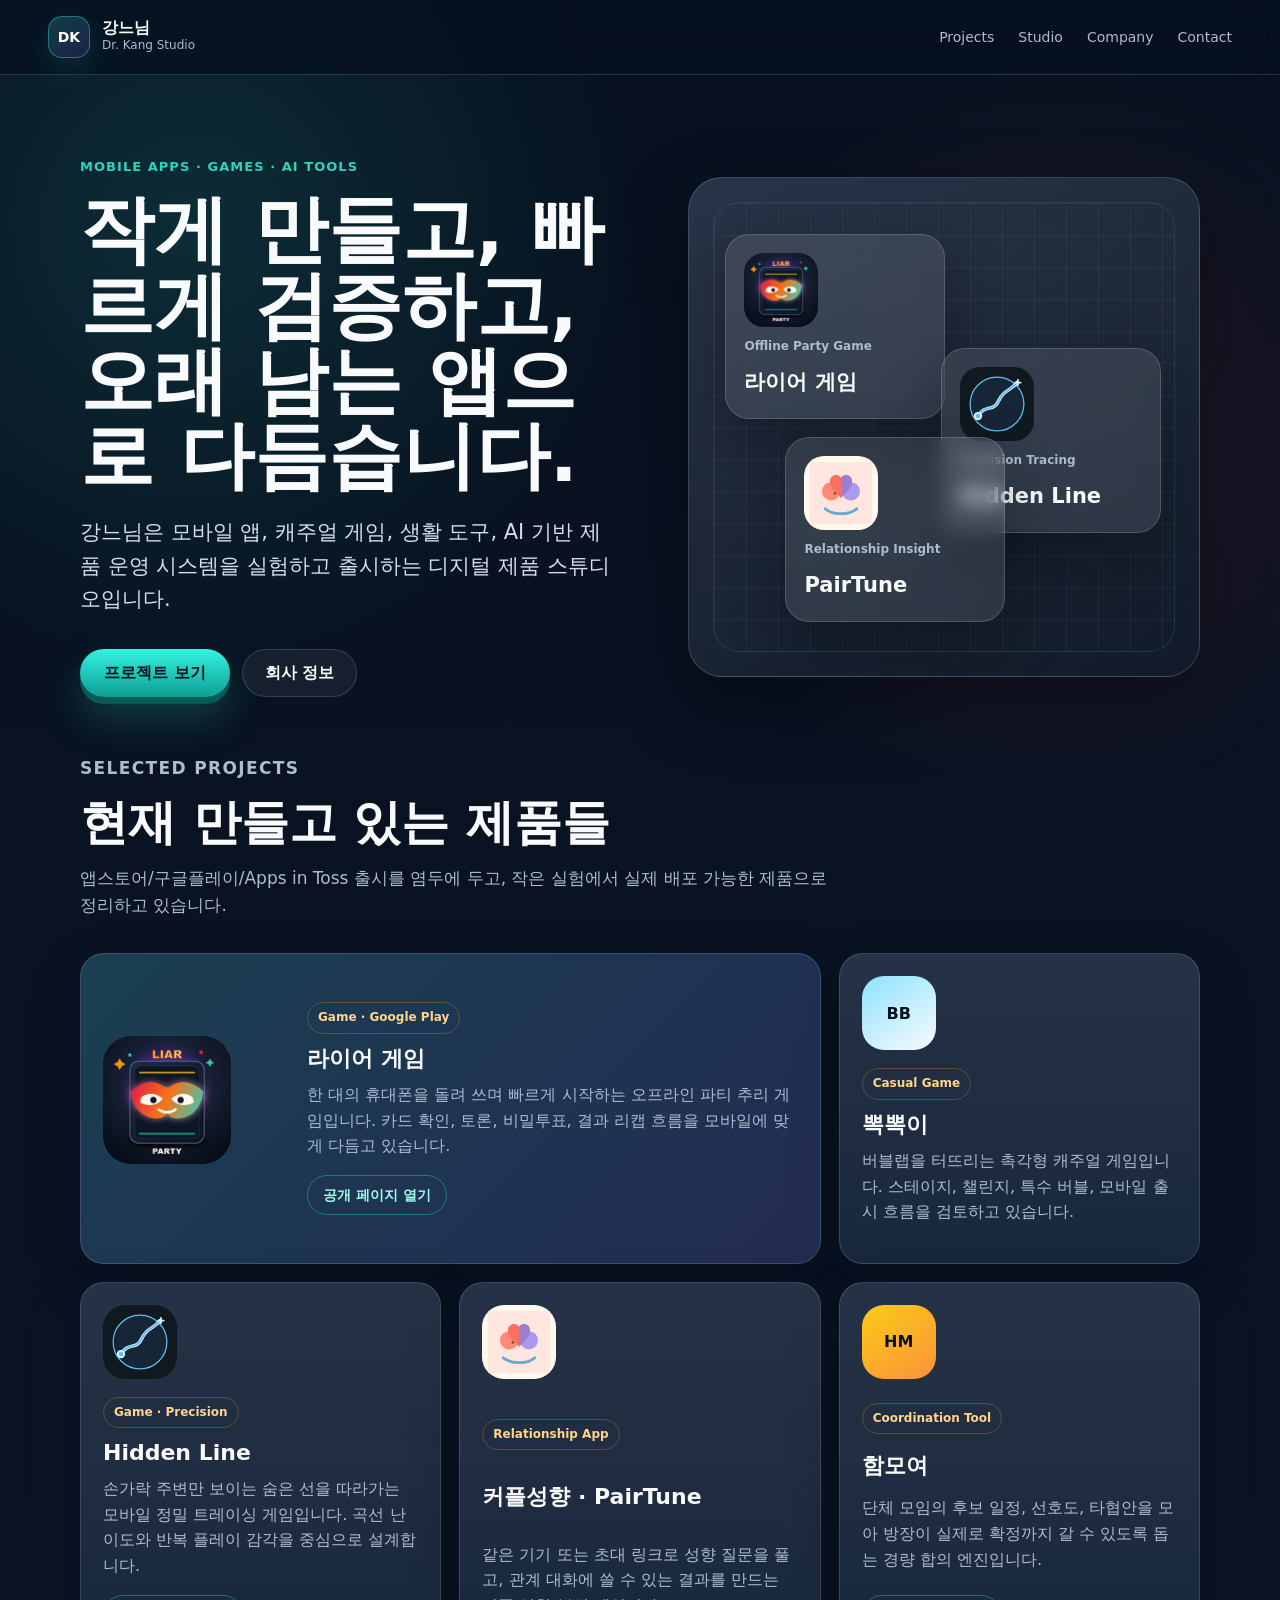
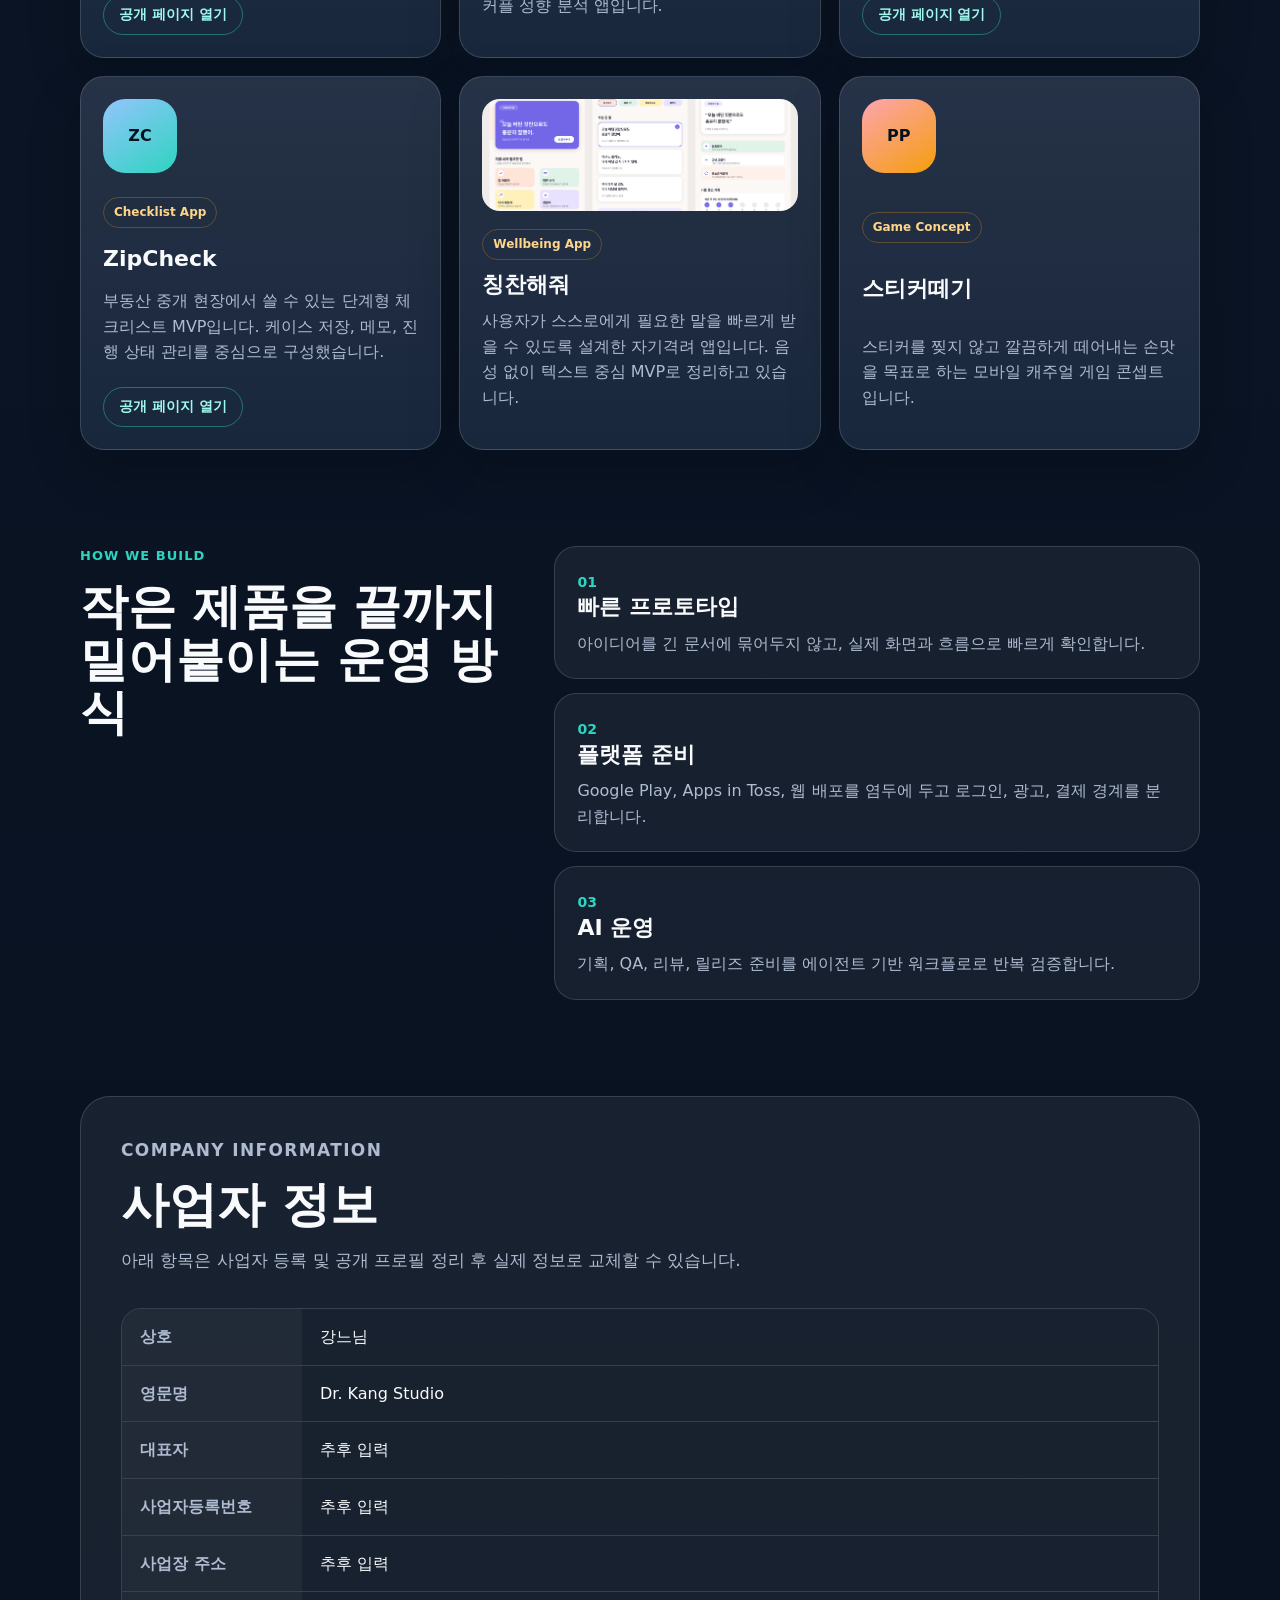
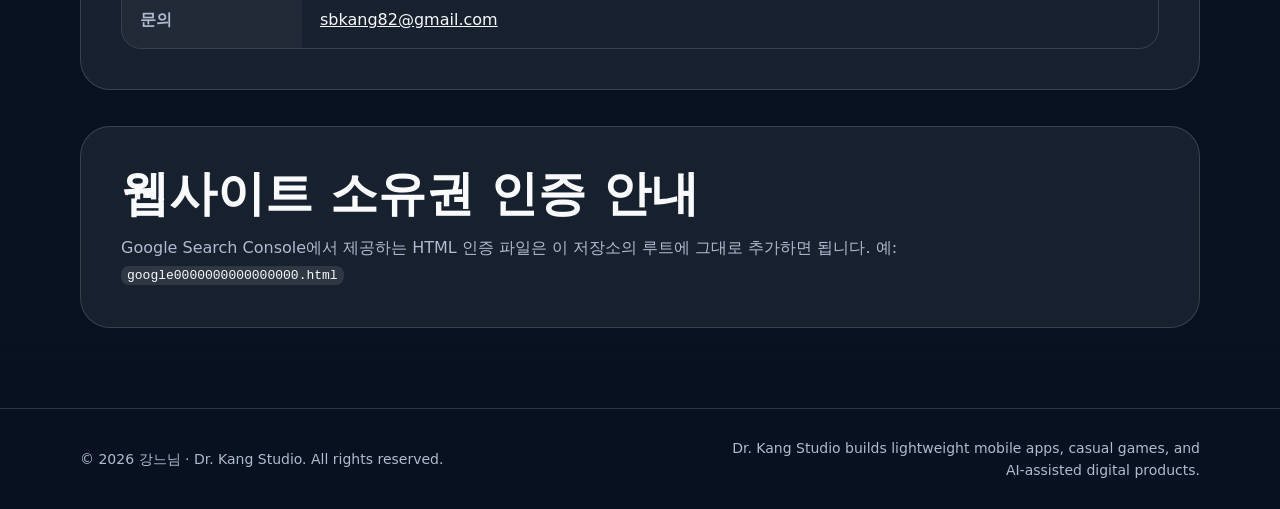
<file: index.html>
<!doctype html>
<html lang="ko">
  <head>
    <meta charset="utf-8" />
    <meta name="viewport" content="width=device-width, initial-scale=1" />
    <title>강느님 | Dr. Kang Studio</title>
    <meta
      name="description"
      content="강느님은 모바일 앱, 캐주얼 게임, AI 기반 도구를 실험하고 출시하는 작은 디지털 제품 스튜디오입니다."
    />
    <meta property="og:title" content="강느님 | Dr. Kang Studio" />
    <meta
      property="og:description"
      content="모바일 앱, 캐주얼 게임, AI 기반 도구를 실험하고 출시하는 작은 디지털 제품 스튜디오."
    />
    <meta property="og:type" content="website" />
    <meta property="og:image" content="assets/og-image.svg" />
    <link rel="icon" href="assets/favicon.svg" type="image/svg+xml" />
    <link rel="stylesheet" href="styles.css" />
  </head>
  <body>
    <header class="site-header">
      <a class="brand" href="#top" aria-label="강느님 홈">
        <span class="brand-mark" aria-hidden="true">DK</span>
        <span>
          <strong>강느님</strong>
          <small>Dr. Kang Studio</small>
        </span>
      </a>
      <nav aria-label="주요 메뉴">
        <a href="#projects">Projects</a>
        <a href="#studio">Studio</a>
        <a href="#company">Company</a>
        <a href="mailto:sbkang82@gmail.com">Contact</a>
      </nav>
    </header>

    <main id="top">
      <section class="hero section-wrap">
        <div class="hero-copy">
          <p class="eyebrow">Mobile Apps · Games · AI Tools</p>
          <h1>작게 만들고, 빠르게 검증하고, 오래 남는 앱으로 다듬습니다.</h1>
          <p class="hero-lead">
            강느님은 모바일 앱, 캐주얼 게임, 생활 도구, AI 기반 제품 운영 시스템을
            실험하고 출시하는 디지털 제품 스튜디오입니다.
          </p>
          <div class="hero-actions">
            <a class="primary-btn" href="#projects">프로젝트 보기</a>
            <a class="secondary-btn" href="#company">회사 정보</a>
          </div>
        </div>

        <div class="hero-visual" aria-label="강느님 프로젝트 미리보기">
          <div class="device-card card-one">
            <img src="assets/liar-game-icon.png" alt="" />
            <span>Offline Party Game</span>
            <strong>라이어 게임</strong>
          </div>
          <div class="device-card card-two">
            <img src="assets/hidden-line-icon.svg" alt="" />
            <span>Precision Tracing</span>
            <strong>Hidden Line</strong>
          </div>
          <div class="device-card card-three">
            <img src="assets/pairtune-icon.svg" alt="" />
            <span>Relationship Insight</span>
            <strong>PairTune</strong>
          </div>
        </div>
      </section>

      <section id="projects" class="section-wrap">
        <div class="section-heading">
          <p class="eyebrow">Selected Projects</p>
          <h2>현재 만들고 있는 제품들</h2>
          <p>
            앱스토어/구글플레이/Apps in Toss 출시를 염두에 두고, 작은 실험에서
            실제 배포 가능한 제품으로 정리하고 있습니다.
          </p>
        </div>

        <div class="project-grid">
          <article class="project-card featured">
            <div class="project-media">
              <img src="assets/liar-game-icon.png" alt="라이어 게임 아이콘" />
            </div>
            <div>
              <span class="tag">Game · Google Play</span>
              <h3>라이어 게임</h3>
              <p>
                한 대의 휴대폰을 돌려 쓰며 빠르게 시작하는 오프라인 파티 추리
                게임입니다. 카드 확인, 토론, 비밀투표, 결과 리캡 흐름을 모바일에
                맞게 다듬고 있습니다.
              </p>
              <a href="https://kangsungbae87.github.io/lyergame/" target="_blank" rel="noreferrer">
                공개 페이지 열기
              </a>
            </div>
          </article>

          <article class="project-card">
            <div class="project-icon bubble">BB</div>
            <span class="tag">Casual Game</span>
            <h3>뽁뽁이</h3>
            <p>
              버블랩을 터뜨리는 촉각형 캐주얼 게임입니다. 스테이지, 챌린지,
              특수 버블, 모바일 출시 흐름을 검토하고 있습니다.
            </p>
          </article>

          <article class="project-card">
            <div class="project-media compact">
              <img src="assets/hidden-line-icon.svg" alt="Hidden Line 아이콘" />
            </div>
            <span class="tag">Game · Precision</span>
            <h3>Hidden Line</h3>
            <p>
              손가락 주변만 보이는 숨은 선을 따라가는 모바일 정밀 트레이싱
              게임입니다. 곡선 난이도와 반복 플레이 감각을 중심으로 설계합니다.
            </p>
            <a href="https://kangsungbae87.github.io/hiddenline/" target="_blank" rel="noreferrer">
              공개 페이지 열기
            </a>
          </article>

          <article class="project-card">
            <div class="project-media compact">
              <img src="assets/pairtune-icon.svg" alt="PairTune 아이콘" />
            </div>
            <span class="tag">Relationship App</span>
            <h3>커플성향 · PairTune</h3>
            <p>
              같은 기기 또는 초대 링크로 성향 질문을 풀고, 관계 대화에 쓸 수 있는
              결과를 만드는 커플 성향 분석 앱입니다.
            </p>
          </article>

          <article class="project-card">
            <div class="project-icon meet">HM</div>
            <span class="tag">Coordination Tool</span>
            <h3>함모여</h3>
            <p>
              단체 모임의 후보 일정, 선호도, 타협안을 모아 방장이 실제로 확정까지
              갈 수 있도록 돕는 경량 합의 엔진입니다.
            </p>
            <a href="https://kangsungbae87.github.io/hammoyo/" target="_blank" rel="noreferrer">
              공개 페이지 열기
            </a>
          </article>

          <article class="project-card">
            <div class="project-icon zip">ZC</div>
            <span class="tag">Checklist App</span>
            <h3>ZipCheck</h3>
            <p>
              부동산 중개 현장에서 쓸 수 있는 단계형 체크리스트 MVP입니다. 케이스
              저장, 메모, 진행 상태 관리를 중심으로 구성했습니다.
            </p>
            <a href="https://kangsungbae87.github.io/zipcheck/" target="_blank" rel="noreferrer">
              공개 페이지 열기
            </a>
          </article>

          <article class="project-card">
            <div class="project-media praise">
              <img src="assets/praise-overview.png" alt="칭찬해줘 앱 화면 미리보기" />
            </div>
            <span class="tag">Wellbeing App</span>
            <h3>칭찬해줘</h3>
            <p>
              사용자가 스스로에게 필요한 말을 빠르게 받을 수 있도록 설계한
              자기격려 앱입니다. 음성 없이 텍스트 중심 MVP로 정리하고 있습니다.
            </p>
          </article>

          <article class="project-card">
            <div class="project-icon peel">PP</div>
            <span class="tag">Game Concept</span>
            <h3>스티커떼기</h3>
            <p>
              스티커를 찢지 않고 깔끔하게 떼어내는 손맛을 목표로 하는 모바일
              캐주얼 게임 콘셉트입니다.
            </p>
          </article>
        </div>
      </section>

      <section id="studio" class="section-wrap split-section">
        <div>
          <p class="eyebrow">How We Build</p>
          <h2>작은 제품을 끝까지 밀어붙이는 운영 방식</h2>
        </div>
        <div class="principle-list">
          <article>
            <strong>01</strong>
            <h3>빠른 프로토타입</h3>
            <p>아이디어를 긴 문서에 묶어두지 않고, 실제 화면과 흐름으로 빠르게 확인합니다.</p>
          </article>
          <article>
            <strong>02</strong>
            <h3>플랫폼 준비</h3>
            <p>Google Play, Apps in Toss, 웹 배포를 염두에 두고 로그인, 광고, 결제 경계를 분리합니다.</p>
          </article>
          <article>
            <strong>03</strong>
            <h3>AI 운영</h3>
            <p>기획, QA, 리뷰, 릴리즈 준비를 에이전트 기반 워크플로로 반복 검증합니다.</p>
          </article>
        </div>
      </section>

      <section id="company" class="section-wrap company-section">
        <div class="section-heading">
          <p class="eyebrow">Company Information</p>
          <h2>사업자 정보</h2>
          <p>아래 항목은 사업자 등록 및 공개 프로필 정리 후 실제 정보로 교체할 수 있습니다.</p>
        </div>
        <dl class="company-table">
          <div>
            <dt>상호</dt>
            <dd>강느님</dd>
          </div>
          <div>
            <dt>영문명</dt>
            <dd>Dr. Kang Studio</dd>
          </div>
          <div>
            <dt>대표자</dt>
            <dd>추후 입력</dd>
          </div>
          <div>
            <dt>사업자등록번호</dt>
            <dd>추후 입력</dd>
          </div>
          <div>
            <dt>사업장 주소</dt>
            <dd>추후 입력</dd>
          </div>
          <div>
            <dt>문의</dt>
            <dd><a href="mailto:sbkang82@gmail.com">sbkang82@gmail.com</a></dd>
          </div>
        </dl>
      </section>

      <section class="section-wrap verification-note">
        <h2>웹사이트 소유권 인증 안내</h2>
        <p>
          Google Search Console에서 제공하는 HTML 인증 파일은 이 저장소의 루트에
          그대로 추가하면 됩니다. 예: <code>google0000000000000000.html</code>
        </p>
      </section>
    </main>

    <footer>
      <div class="section-wrap footer-inner">
        <p>© 2026 강느님 · Dr. Kang Studio. All rights reserved.</p>
        <p class="english-note">
          Dr. Kang Studio builds lightweight mobile apps, casual games, and AI-assisted digital products.
        </p>
      </div>
    </footer>
  </body>
</html>
</file>
<file: styles.css>
:root {
  --bg: #07111f;
  --bg-soft: #0e1b2e;
  --surface: #111f35;
  --surface-strong: #17263f;
  --paper: #f8fafc;
  --text: #f8fafc;
  --muted: #aebbd0;
  --line: rgba(255, 255, 255, 0.14);
  --primary: #2dd4bf;
  --primary-deep: #0f766e;
  --accent: #f59e0b;
  --rose: #f43f5e;
  --violet: #8b5cf6;
  --shadow: 0 24px 70px rgba(0, 0, 0, 0.34);
}

* {
  box-sizing: border-box;
}

html {
  scroll-behavior: smooth;
}

body {
  margin: 0;
  color: var(--text);
  background:
    radial-gradient(circle at 15% 6%, rgba(45, 212, 191, 0.14), transparent 28rem),
    radial-gradient(circle at 83% 12%, rgba(244, 63, 94, 0.13), transparent 24rem),
    linear-gradient(180deg, #07111f 0%, #0a1424 45%, #07111f 100%);
  font-family: Inter, ui-sans-serif, system-ui, -apple-system, BlinkMacSystemFont, "Segoe UI", sans-serif;
  line-height: 1.6;
}

a {
  color: inherit;
}

img {
  display: block;
  max-width: 100%;
}

.section-wrap {
  width: min(1120px, calc(100% - 40px));
  margin-inline: auto;
}

.site-header {
  position: sticky;
  top: 0;
  z-index: 10;
  display: flex;
  align-items: center;
  justify-content: space-between;
  gap: 20px;
  padding: 16px clamp(20px, 4vw, 48px);
  border-bottom: 1px solid var(--line);
  background: rgba(7, 17, 31, 0.84);
  backdrop-filter: blur(18px);
}

.brand {
  display: inline-flex;
  align-items: center;
  gap: 12px;
  text-decoration: none;
}

.brand-mark {
  display: grid;
  width: 42px;
  height: 42px;
  place-items: center;
  border: 1px solid rgba(45, 212, 191, 0.45);
  border-radius: 14px;
  background: linear-gradient(145deg, rgba(45, 212, 191, 0.24), rgba(139, 92, 246, 0.18));
  color: #ffffff;
  font-size: 14px;
  font-weight: 900;
  letter-spacing: 0;
  box-shadow: 0 10px 30px rgba(45, 212, 191, 0.16);
}

.brand strong,
.brand small {
  display: block;
}

.brand strong {
  font-size: 16px;
  line-height: 1.1;
}

.brand small {
  color: var(--muted);
  font-size: 12px;
}

nav {
  display: flex;
  align-items: center;
  gap: clamp(12px, 2vw, 24px);
  color: var(--muted);
  font-size: 14px;
}

nav a {
  text-decoration: none;
}

nav a:hover {
  color: var(--text);
}

.hero {
  display: grid;
  grid-template-columns: minmax(0, 1.02fr) minmax(320px, 0.98fr);
  gap: clamp(36px, 7vw, 76px);
  align-items: center;
  min-height: 680px;
  padding: 80px 0 56px;
}

.eyebrow {
  margin: 0 0 14px;
  color: var(--primary);
  font-size: 13px;
  font-weight: 800;
  letter-spacing: 0.08em;
  text-transform: uppercase;
}

h1,
h2,
h3,
p {
  margin-top: 0;
}

h1 {
  max-width: 780px;
  margin-bottom: 22px;
  font-size: clamp(42px, 7vw, 74px);
  line-height: 1.02;
  letter-spacing: 0;
}

h2 {
  margin-bottom: 16px;
  font-size: clamp(30px, 4.8vw, 48px);
  line-height: 1.1;
  letter-spacing: 0;
}

h3 {
  margin-bottom: 10px;
  font-size: 22px;
  line-height: 1.2;
}

.hero-lead {
  max-width: 680px;
  margin-bottom: 32px;
  color: #d5deef;
  font-size: clamp(17px, 2.3vw, 21px);
}

.hero-actions {
  display: flex;
  flex-wrap: wrap;
  gap: 12px;
}

.primary-btn,
.secondary-btn,
.project-card a {
  display: inline-flex;
  min-height: 48px;
  align-items: center;
  justify-content: center;
  border-radius: 999px;
  font-weight: 800;
  text-decoration: none;
}

.primary-btn {
  padding: 0 24px;
  background: linear-gradient(180deg, #34f1df, #0f9f95);
  color: #04111f;
  box-shadow: 0 7px 0 #075b55, 0 20px 40px rgba(45, 212, 191, 0.24);
}

.secondary-btn {
  padding: 0 22px;
  border: 1px solid var(--line);
  background: rgba(255, 255, 255, 0.06);
  color: var(--text);
}

.hero-visual {
  position: relative;
  min-height: 500px;
  border: 1px solid rgba(255, 255, 255, 0.16);
  border-radius: 34px;
  background:
    linear-gradient(145deg, rgba(255, 255, 255, 0.1), rgba(255, 255, 255, 0.035)),
    linear-gradient(160deg, rgba(17, 31, 53, 0.95), rgba(8, 18, 33, 0.95));
  box-shadow: var(--shadow);
  overflow: hidden;
}

.hero-visual::before {
  content: "";
  position: absolute;
  inset: 24px;
  border: 1px solid rgba(45, 212, 191, 0.18);
  border-radius: 26px;
  background-image:
    linear-gradient(rgba(255, 255, 255, 0.055) 1px, transparent 1px),
    linear-gradient(90deg, rgba(255, 255, 255, 0.055) 1px, transparent 1px);
  background-size: 32px 32px;
  opacity: 0.82;
}

.device-card {
  position: absolute;
  display: grid;
  gap: 10px;
  width: 220px;
  padding: 18px;
  border: 1px solid rgba(255, 255, 255, 0.16);
  border-radius: 24px;
  background: rgba(248, 250, 252, 0.1);
  box-shadow: 0 24px 60px rgba(0, 0, 0, 0.32);
  backdrop-filter: blur(10px);
}

.device-card img {
  width: 74px;
  height: 74px;
  object-fit: cover;
  border-radius: 20px;
}

.device-card span {
  color: var(--muted);
  font-size: 12px;
  font-weight: 700;
}

.device-card strong {
  font-size: 21px;
}

.card-one {
  top: 56px;
  left: 36px;
}

.card-two {
  right: 38px;
  top: 170px;
}

.card-three {
  left: 96px;
  bottom: 54px;
}

.section-heading {
  max-width: 760px;
  margin-bottom: 34px;
}

.section-heading p {
  color: var(--muted);
  font-size: 17px;
}

.project-grid {
  display: grid;
  grid-template-columns: repeat(3, minmax(0, 1fr));
  gap: 18px;
}

.project-card {
  display: flex;
  min-height: 310px;
  flex-direction: column;
  justify-content: space-between;
  padding: 22px;
  border: 1px solid var(--line);
  border-radius: 24px;
  background:
    linear-gradient(180deg, rgba(255, 255, 255, 0.085), rgba(255, 255, 255, 0.035)),
    var(--surface);
  box-shadow: 0 20px 54px rgba(0, 0, 0, 0.2);
}

.project-card.featured {
  grid-column: span 2;
  display: grid;
  grid-template-columns: 180px minmax(0, 1fr);
  gap: 24px;
  min-height: 280px;
  align-items: center;
  background:
    linear-gradient(135deg, rgba(45, 212, 191, 0.14), rgba(139, 92, 246, 0.1)),
    var(--surface-strong);
}

.project-card p {
  color: var(--muted);
}

.project-card a {
  align-self: flex-start;
  min-height: 40px;
  padding: 0 15px;
  border: 1px solid rgba(45, 212, 191, 0.42);
  color: #9ff7ed;
  font-size: 14px;
}

.project-media {
  width: 128px;
  height: 128px;
  margin-bottom: 18px;
  border-radius: 28px;
  background: rgba(255, 255, 255, 0.08);
  overflow: hidden;
}

.project-media img {
  width: 100%;
  height: 100%;
  object-fit: cover;
}

.project-media.compact {
  width: 74px;
  height: 74px;
  border-radius: 22px;
}

.project-media.praise {
  width: 100%;
  height: 112px;
  border-radius: 18px;
}

.project-icon {
  display: grid;
  width: 74px;
  height: 74px;
  margin-bottom: 18px;
  place-items: center;
  border-radius: 22px;
  color: #06111f;
  font-weight: 900;
}

.bubble {
  background: linear-gradient(145deg, #8de3ff, #f8fafc);
}

.meet {
  background: linear-gradient(145deg, #facc15, #fb923c);
}

.zip {
  background: linear-gradient(145deg, #93c5fd, #2dd4bf);
}

.peel {
  background: linear-gradient(145deg, #fda4af, #f59e0b);
}

.tag {
  display: inline-flex;
  width: fit-content;
  margin-bottom: 12px;
  padding: 5px 10px;
  border: 1px solid rgba(245, 158, 11, 0.28);
  border-radius: 999px;
  color: #ffd58a;
  font-size: 12px;
  font-weight: 800;
}

.split-section {
  display: grid;
  grid-template-columns: minmax(0, 0.8fr) minmax(0, 1.2fr);
  gap: 44px;
  padding: 96px 0;
}

.principle-list {
  display: grid;
  gap: 14px;
}

.principle-list article {
  padding: 22px;
  border: 1px solid var(--line);
  border-radius: 22px;
  background: rgba(255, 255, 255, 0.06);
}

.principle-list strong {
  color: var(--primary);
  font-size: 14px;
}

.principle-list p {
  margin-bottom: 0;
  color: var(--muted);
}

.company-section,
.verification-note {
  margin-bottom: 28px;
  padding: 40px;
  border: 1px solid var(--line);
  border-radius: 30px;
  background: rgba(255, 255, 255, 0.065);
}

.company-table {
  display: grid;
  margin: 0;
  overflow: hidden;
  border: 1px solid var(--line);
  border-radius: 20px;
}

.company-table div {
  display: grid;
  grid-template-columns: 180px 1fr;
  border-bottom: 1px solid var(--line);
}

.company-table div:last-child {
  border-bottom: 0;
}

.company-table dt,
.company-table dd {
  margin: 0;
  padding: 15px 18px;
}

.company-table dt {
  color: var(--muted);
  background: rgba(255, 255, 255, 0.04);
  font-weight: 800;
}

.company-table dd {
  color: var(--text);
}

.verification-note {
  margin-top: 36px;
}

.verification-note p {
  max-width: 780px;
  margin-bottom: 0;
  color: var(--muted);
}

code {
  padding: 2px 6px;
  border-radius: 8px;
  background: rgba(255, 255, 255, 0.1);
  color: #f8fafc;
}

footer {
  margin-top: 80px;
  border-top: 1px solid var(--line);
}

.footer-inner {
  display: flex;
  align-items: center;
  justify-content: space-between;
  gap: 24px;
  padding: 28px 0;
  color: var(--muted);
  font-size: 14px;
}

.footer-inner p {
  margin: 0;
}

.english-note {
  max-width: 480px;
  text-align: right;
}

@media (max-width: 920px) {
  .site-header {
    position: static;
    align-items: flex-start;
    flex-direction: column;
  }

  nav {
    flex-wrap: wrap;
  }

  .hero,
  .split-section {
    grid-template-columns: 1fr;
  }

  .hero {
    min-height: auto;
  }

  .hero-visual {
    min-height: 440px;
  }

  .project-grid {
    grid-template-columns: 1fr 1fr;
  }
}

@media (max-width: 640px) {
  .section-wrap {
    width: min(100% - 28px, 1120px);
  }

  .hero {
    padding-top: 54px;
  }

  .hero-actions {
    flex-direction: column;
  }

  .primary-btn,
  .secondary-btn {
    width: 100%;
  }

  .hero-visual {
    min-height: 500px;
  }

  .device-card {
    width: 190px;
  }

  .card-one {
    left: 18px;
  }

  .card-two {
    right: 18px;
    top: 186px;
  }

  .card-three {
    left: 44px;
  }

  .project-grid {
    grid-template-columns: 1fr;
  }

  .project-card.featured {
    grid-column: auto;
    grid-template-columns: 1fr;
  }

  .company-section,
  .verification-note {
    padding: 24px;
  }

  .company-table div {
    grid-template-columns: 1fr;
  }

  .company-table dt {
    padding-bottom: 4px;
  }

  .company-table dd {
    padding-top: 4px;
  }

  .footer-inner {
    align-items: flex-start;
    flex-direction: column;
  }

  .english-note {
    text-align: left;
  }
}
</file>
